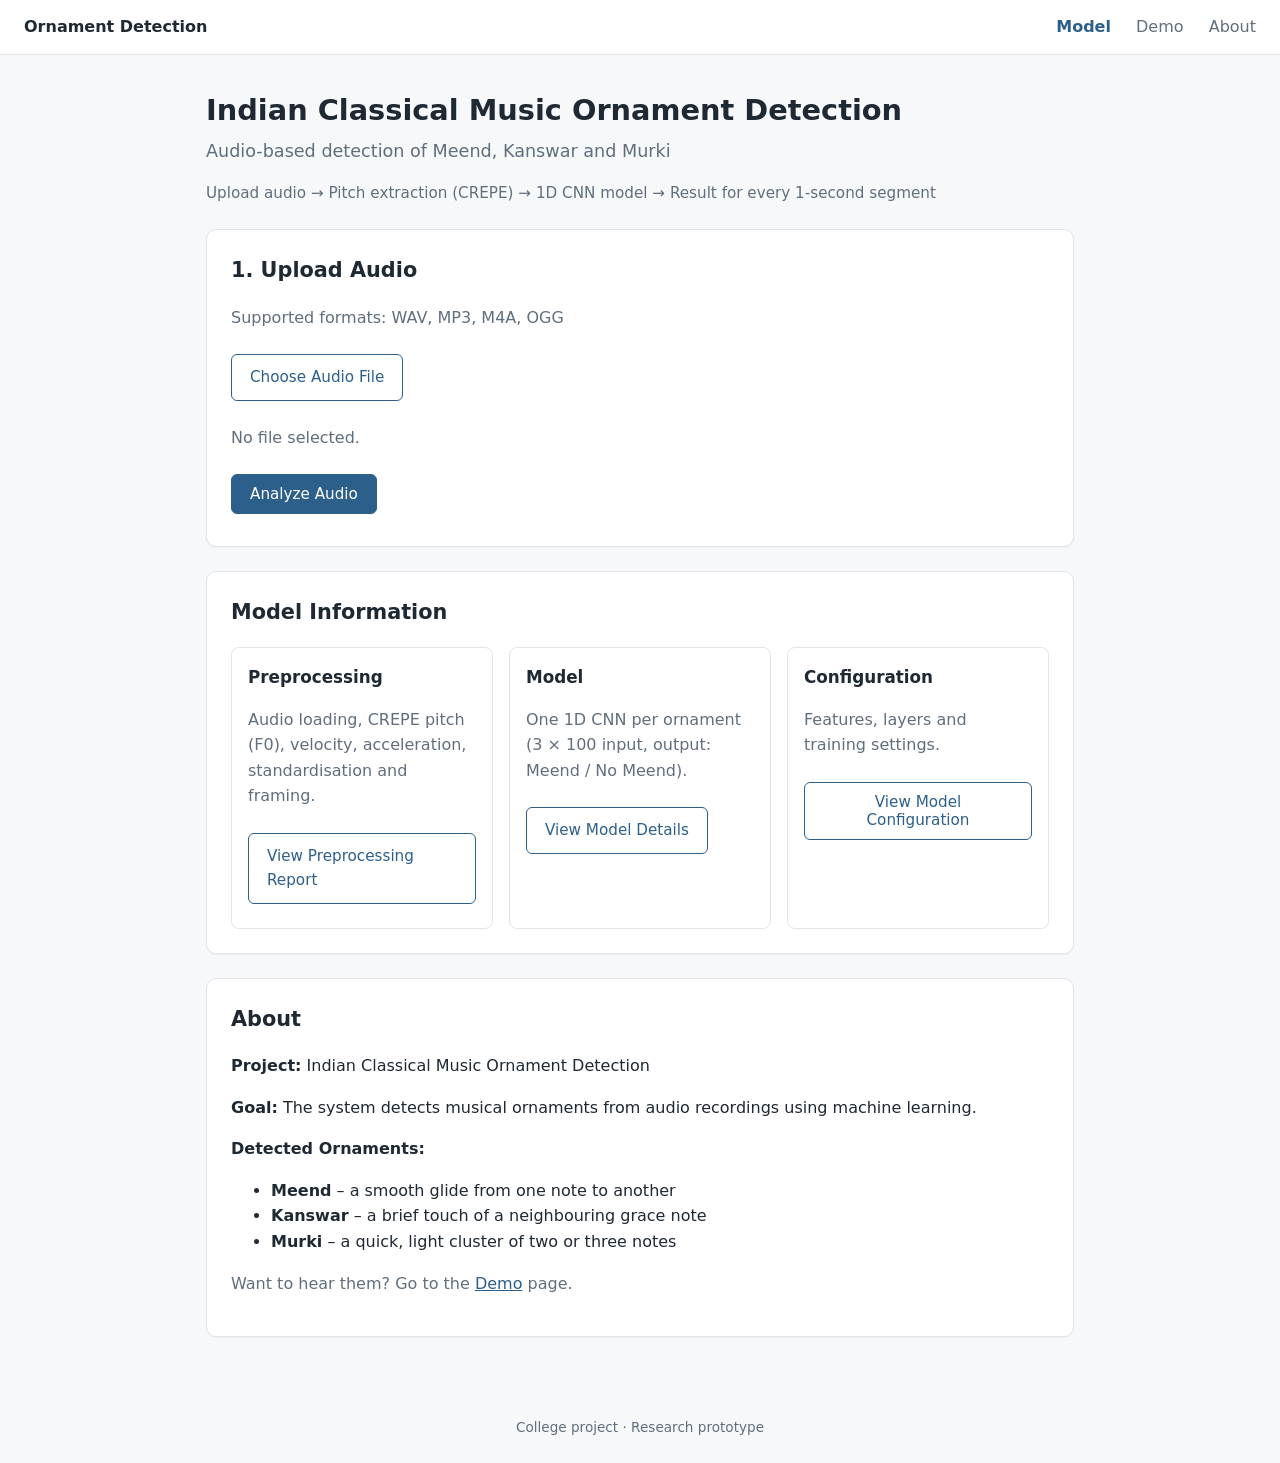
<file: frontend/index.html>
<!DOCTYPE html>
<html lang="en">
<head>
  <meta charset="UTF-8">
  <meta name="viewport" content="width=device-width, initial-scale=1.0">
  <title>Ornament Detection</title>
  <link rel="stylesheet" href="css/style.css">
</head>
<body>

  <!-- ===== Navigation bar (same on every page) ===== -->
  <nav class="navbar">
    <a href="index.html" class="nav-brand">Ornament Detection</a>
    <div class="nav-links">
      <a href="index.html" class="active">Model</a>
      <a href="ornaments.html">Demo</a>
      <a href="index.html#about">About</a>
    </div>
  </nav>

  <main class="container">

    <!-- ===== Header ===== -->
    <header class="page-header">
      <h1>Indian Classical Music Ornament Detection</h1>
      <p class="subtitle">Audio-based detection of Meend, Kanswar and Murki</p>
    </header>

    <!-- ===== How it works (one line, so the teacher sees the flow) ===== -->
    <p class="flow">
      Upload audio &rarr; Pitch extraction (CREPE) &rarr; 1D CNN model &rarr; Result for every 1-second segment
    </p>

    <!-- ===== Step 1: Upload audio ===== -->
    <section class="card" id="upload-section">
      <h2>1. Upload Audio</h2>
      <p class="muted">Supported formats: WAV, MP3, M4A, OGG</p>

      <!-- The real file input is hidden; the label acts as a nice button -->
      <label for="audio-file-input" class="button button-secondary">Choose Audio File</label>
      <input type="file" id="audio-file-input" accept=".wav,.mp3,.m4a,.ogg,audio/*" hidden>

      <p id="selected-file-name" class="muted">No file selected.</p>

      <!-- Player so the teacher can listen before analysing -->
      <audio id="upload-audio-player" controls hidden></audio>

      <div>
        <button id="analyze-button" class="button">Analyze Audio</button>
      </div>

      <!-- Loading / error messages appear here -->
      <p id="status-message" class="status" hidden></p>
    </section>

    <!-- ===== Step 2: Result (hidden until the model answers) ===== -->
    <section class="card" id="result-section" hidden>
      <h2>2. Prediction</h2>

      <!-- Audio length / standardisation used by the model -->
      <p id="result-info" class="muted"></p>

      <!-- Short summary: which ornaments were found and where -->
      <div id="result-summary"></div>

      <h3>Segment-by-segment result</h3>
      <p class="muted">
        The recording is split into 1-second segments (50% overlap).
        For each segment the model says whether the ornament is present.
        Click &#9654; to listen to that segment.
      </p>

      <label class="checkbox-label">
        <input type="checkbox" id="only-detected-checkbox">
        Show only segments where an ornament is present
      </label>

      <div class="table-wrapper">
        <table id="result-table">
          <thead></thead>
          <tbody></tbody>
        </table>
      </div>
    </section>

    <!-- ===== Model information ===== -->
    <section class="card">
      <h2>Model Information</h2>
      <div class="info-grid">
        <div class="info-item">
          <h3>Preprocessing</h3>
          <p class="muted">Audio loading, CREPE pitch (F0), velocity, acceleration, standardisation and framing.</p>
          <!-- Place your PDF at: assets/reports/preprocessing_report.pdf -->
          <a href="assets/reports/preprocessing_report.pdf" target="_blank" class="button button-secondary">View Preprocessing Report</a>
        </div>
        <div class="info-item">
          <h3>Model</h3>
          <p class="muted">One 1D CNN per ornament (3 &times; 100 input, output: Meend / No Meend).</p>
          <!-- Place your PDF at: assets/reports/model_report.pdf -->
          <a href="assets/reports/model_report.pdf" target="_blank" class="button button-secondary">View Model Details</a>
        </div>
        <div class="info-item">
          <h3>Configuration</h3>
          <p class="muted">Features, layers and training settings.</p>
          <button id="view-config-button" class="button button-secondary">View Model Configuration</button>
        </div>
      </div>

      <!-- model_config.json is shown here as plain text -->
      <pre id="config-display" hidden></pre>
    </section>

    <!-- ===== About ===== -->
    <section class="card" id="about">
      <h2>About</h2>
      <p><strong>Project:</strong> Indian Classical Music Ornament Detection</p>
      <p><strong>Goal:</strong> The system detects musical ornaments from audio recordings using machine learning.</p>
      <p><strong>Detected Ornaments:</strong></p>
      <ul>
        <li><strong>Meend</strong> &ndash; a smooth glide from one note to another</li>
        <li><strong>Kanswar</strong> &ndash; a brief touch of a neighbouring grace note</li>
        <li><strong>Murki</strong> &ndash; a quick, light cluster of two or three notes</li>
      </ul>
      <p class="muted">Want to hear them? Go to the <a href="ornaments.html">Demo</a> page.</p>
    </section>

  </main>

  <footer class="footer">College project &middot; Research prototype</footer>

  <script src="js/app.js"></script>
</body>
</html>
</file>
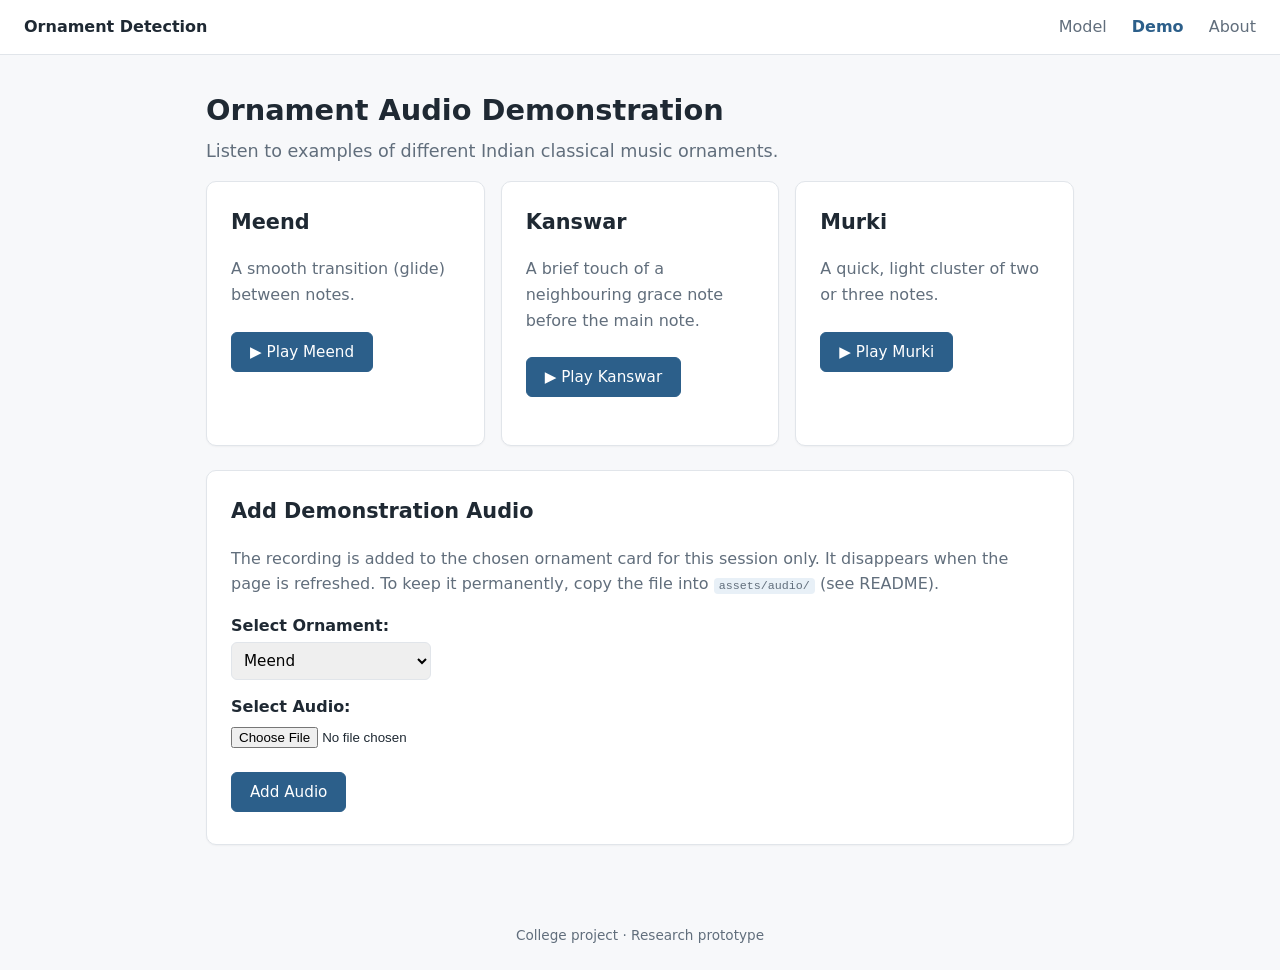
<file: frontend/ornaments.html>
<!DOCTYPE html>
<html lang="en">
<head>
  <meta charset="UTF-8">
  <meta name="viewport" content="width=device-width, initial-scale=1.0">
  <title>Ornament Audio Demo</title>
  <link rel="stylesheet" href="css/style.css">
</head>
<body>

  <!-- ===== Navigation bar ===== -->
  <nav class="navbar">
    <a href="index.html" class="nav-brand">Ornament Detection</a>
    <div class="nav-links">
      <a href="index.html">Model</a>
      <a href="ornaments.html" class="active">Demo</a>
      <a href="index.html#about">About</a>
    </div>
  </nav>

  <main class="container">

    <header class="page-header">
      <h1>Ornament Audio Demonstration</h1>
      <p class="subtitle">Listen to examples of different Indian classical music ornaments.</p>
    </header>

    <!--
      ===== Ornament cards =====
      Each "Play" button plays a permanent file from assets/audio/.
      To change the example, simply replace the file in that folder:
        assets/audio/meend.mp3
        assets/audio/kanswar.mp3
        assets/audio/murki.mp3
      The data-audio attribute tells app.js which file to play.
    -->
    <section class="ornament-grid">

      <div class="card ornament-card">
        <h2>Meend</h2>
        <p class="muted">A smooth transition (glide) between notes.</p>
        <button class="button play-button" data-audio="assets/audio/meend.mp3">&#9654; Play Meend</button>
        <p class="play-message muted"></p>
        <!-- Recordings added during this session appear here -->
        <div class="added-audio-list" id="added-meend"></div>
      </div>

      <div class="card ornament-card">
        <h2>Kanswar</h2>
        <p class="muted">A brief touch of a neighbouring grace note before the main note.</p>
        <button class="button play-button" data-audio="assets/audio/kanswar.mp3">&#9654; Play Kanswar</button>
        <p class="play-message muted"></p>
        <div class="added-audio-list" id="added-kanswar"></div>
      </div>

      <div class="card ornament-card">
        <h2>Murki</h2>
        <p class="muted">A quick, light cluster of two or three notes.</p>
        <button class="button play-button" data-audio="assets/audio/murki.mp3">&#9654; Play Murki</button>
        <p class="play-message muted"></p>
        <div class="added-audio-list" id="added-murki"></div>
      </div>

    </section>

    <!-- ===== Add demonstration audio (temporary, this browser session only) ===== -->
    <section class="card" id="add-audio-section">
      <h2>Add Demonstration Audio</h2>
      <p class="muted">
        The recording is added to the chosen ornament card for this session only.
        It disappears when the page is refreshed. To keep it permanently, copy the file into
        <code>assets/audio/</code> (see README).
      </p>

      <div class="form-row">
        <label for="ornament-select">Select Ornament:</label>
        <select id="ornament-select">
          <option value="meend">Meend</option>
          <option value="kanswar">Kanswar</option>
          <option value="murki">Murki</option>
        </select>
      </div>

      <div class="form-row">
        <label for="demo-file-input">Select Audio:</label>
        <input type="file" id="demo-file-input" accept=".wav,.mp3,.m4a,.ogg,audio/*">
      </div>

      <!-- Preview of the chosen file before adding it -->
      <audio id="demo-preview-player" controls hidden></audio>

      <div>
        <button id="add-audio-button" class="button">Add Audio</button>
      </div>
      <p id="add-audio-message" class="status" hidden></p>
    </section>

  </main>

  <footer class="footer">College project &middot; Research prototype</footer>

  <script src="js/app.js"></script>
</body>
</html>
</file>
<file: frontend/css/style.css>
/* =========================================================
   Simple, minimal stylesheet for the Ornament Detection demo
   ========================================================= */

/* ---- Colours used across the site (change them here) ---- */
:root {
  --background: #f7f8fa;
  --card: #ffffff;
  --text: #1f2933;
  --muted: #616e7c;
  --border: #e1e5ea;
  --accent: #2c5f8a;        /* the one accent colour */
  --accent-light: #e8f0f7;
  --success: #1e7b46;
  --success-light: #e5f4ea;
  --error: #b42318;
  --error-light: #fdecea;
}

/* Make sure the "hidden" attribute always hides an element */
[hidden] {
  display: none !important;
}

* {
  box-sizing: border-box;
}

body {
  margin: 0;
  font-family: system-ui, -apple-system, "Segoe UI", Roboto, Arial, sans-serif;
  background: var(--background);
  color: var(--text);
  line-height: 1.6;
}

a {
  color: var(--accent);
}

code {
  background: var(--accent-light);
  padding: 1px 5px;
  border-radius: 4px;
  font-size: 0.9em;
}

/* ---- Navigation bar ---- */
.navbar {
  display: flex;
  justify-content: space-between;
  align-items: center;
  flex-wrap: wrap;
  gap: 8px;
  padding: 14px 24px;
  background: var(--card);
  border-bottom: 1px solid var(--border);
}

.nav-brand {
  font-weight: 700;
  color: var(--text);
  text-decoration: none;
}

.nav-links a {
  margin-left: 20px;
  color: var(--muted);
  text-decoration: none;
}

.nav-links a:hover,
.nav-links a.active {
  color: var(--accent);
  font-weight: 600;
}

/* ---- Page layout ---- */
.container {
  max-width: 900px;
  margin: 0 auto;
  padding: 32px 16px;
}

.page-header {
  margin-bottom: 16px;
}

.page-header h1 {
  margin: 0 0 4px;
  font-size: 1.8rem;
}

.subtitle {
  margin: 0;
  color: var(--muted);
  font-size: 1.1rem;
}

.flow {
  color: var(--muted);
  font-size: 0.95rem;
  margin: 0 0 24px;
}

/* ---- Cards ---- */
.card {
  background: var(--card);
  border: 1px solid var(--border);
  border-radius: 10px;
  padding: 24px;
  margin-bottom: 24px;
  box-shadow: 0 1px 2px rgba(0, 0, 0, 0.04);
}

.card h2 {
  margin-top: 0;
  font-size: 1.3rem;
}

.card h3 {
  font-size: 1.05rem;
  margin: 20px 0 4px;
}

.muted {
  color: var(--muted);
}

/* ---- Buttons ---- */
.button {
  display: inline-block;
  padding: 10px 18px;
  margin: 8px 0;
  border: 1px solid var(--accent);
  border-radius: 6px;
  background: var(--accent);
  color: #ffffff;
  font-size: 0.95rem;
  font-family: inherit;
  text-decoration: none;
  cursor: pointer;
}

.button:hover {
  opacity: 0.9;
}

.button:disabled {
  opacity: 0.5;
  cursor: not-allowed;
}

.button-secondary {
  background: var(--card);
  color: var(--accent);
}

.button-small {
  padding: 2px 10px;
  margin: 0;
  font-size: 0.85rem;
}

audio {
  display: block;
  width: 100%;
  margin: 12px 0;
}

/* ---- Status messages (loading / error / success) ---- */
.status {
  padding: 10px 14px;
  border-radius: 6px;
  background: var(--accent-light);
  white-space: pre-line;  /* allows line breaks in messages */
}

.status.error {
  background: var(--error-light);
  color: var(--error);
}

.status.success {
  background: var(--success-light);
  color: var(--success);
}

/* ---- Result summary ---- */
.summary-item {
  padding: 12px 16px;
  border-radius: 8px;
  margin-bottom: 10px;
  border: 1px solid var(--border);
}

.summary-item.found {
  background: var(--success-light);
  border-color: #b7dfc4;
}

.summary-title {
  font-size: 1.15rem;
  font-weight: 700;
}

/* ---- Result table ---- */
.checkbox-label {
  display: block;
  margin: 8px 0 12px;
}

.table-wrapper {
  overflow-x: auto;
  max-height: 420px;
  overflow-y: auto;
  border: 1px solid var(--border);
  border-radius: 8px;
}

table {
  width: 100%;
  border-collapse: collapse;
  font-size: 0.95rem;
}

th,
td {
  padding: 8px 12px;
  text-align: left;
  border-bottom: 1px solid var(--border);
  white-space: nowrap;
}

th {
  position: sticky;
  top: 0;
  background: #f0f3f6;
}

.present {
  color: var(--success);
  font-weight: 600;
}

.absent {
  color: var(--muted);
}

tr.row-detected {
  background: #f4fbf6;
}

/* ---- Model information ---- */
.info-grid {
  display: grid;
  grid-template-columns: repeat(auto-fit, minmax(220px, 1fr));
  gap: 16px;
}

.info-item {
  border: 1px solid var(--border);
  border-radius: 8px;
  padding: 16px;
}

.info-item h3 {
  margin-top: 0;
}

pre {
  background: #f4f6f8;
  border: 1px solid var(--border);
  border-radius: 8px;
  padding: 16px;
  overflow-x: auto;
  font-size: 0.85rem;
}

/* ---- Ornament demo page ---- */
.ornament-grid {
  display: grid;
  grid-template-columns: repeat(auto-fit, minmax(240px, 1fr));
  gap: 16px;
  margin-bottom: 8px;
}

.ornament-card {
  margin-bottom: 16px;
}

.added-audio-item {
  border-top: 1px solid var(--border);
  padding-top: 8px;
  margin-top: 8px;
  font-size: 0.9rem;
}

.form-row {
  margin-bottom: 14px;
}

.form-row label {
  display: block;
  font-weight: 600;
  margin-bottom: 4px;
}

select {
  padding: 8px;
  border: 1px solid var(--border);
  border-radius: 6px;
  font-size: 0.95rem;
  font-family: inherit;
  min-width: 200px;
}

/* ---- Footer ---- */
.footer {
  text-align: center;
  color: var(--muted);
  font-size: 0.85rem;
  padding: 24px;
}
</file>
